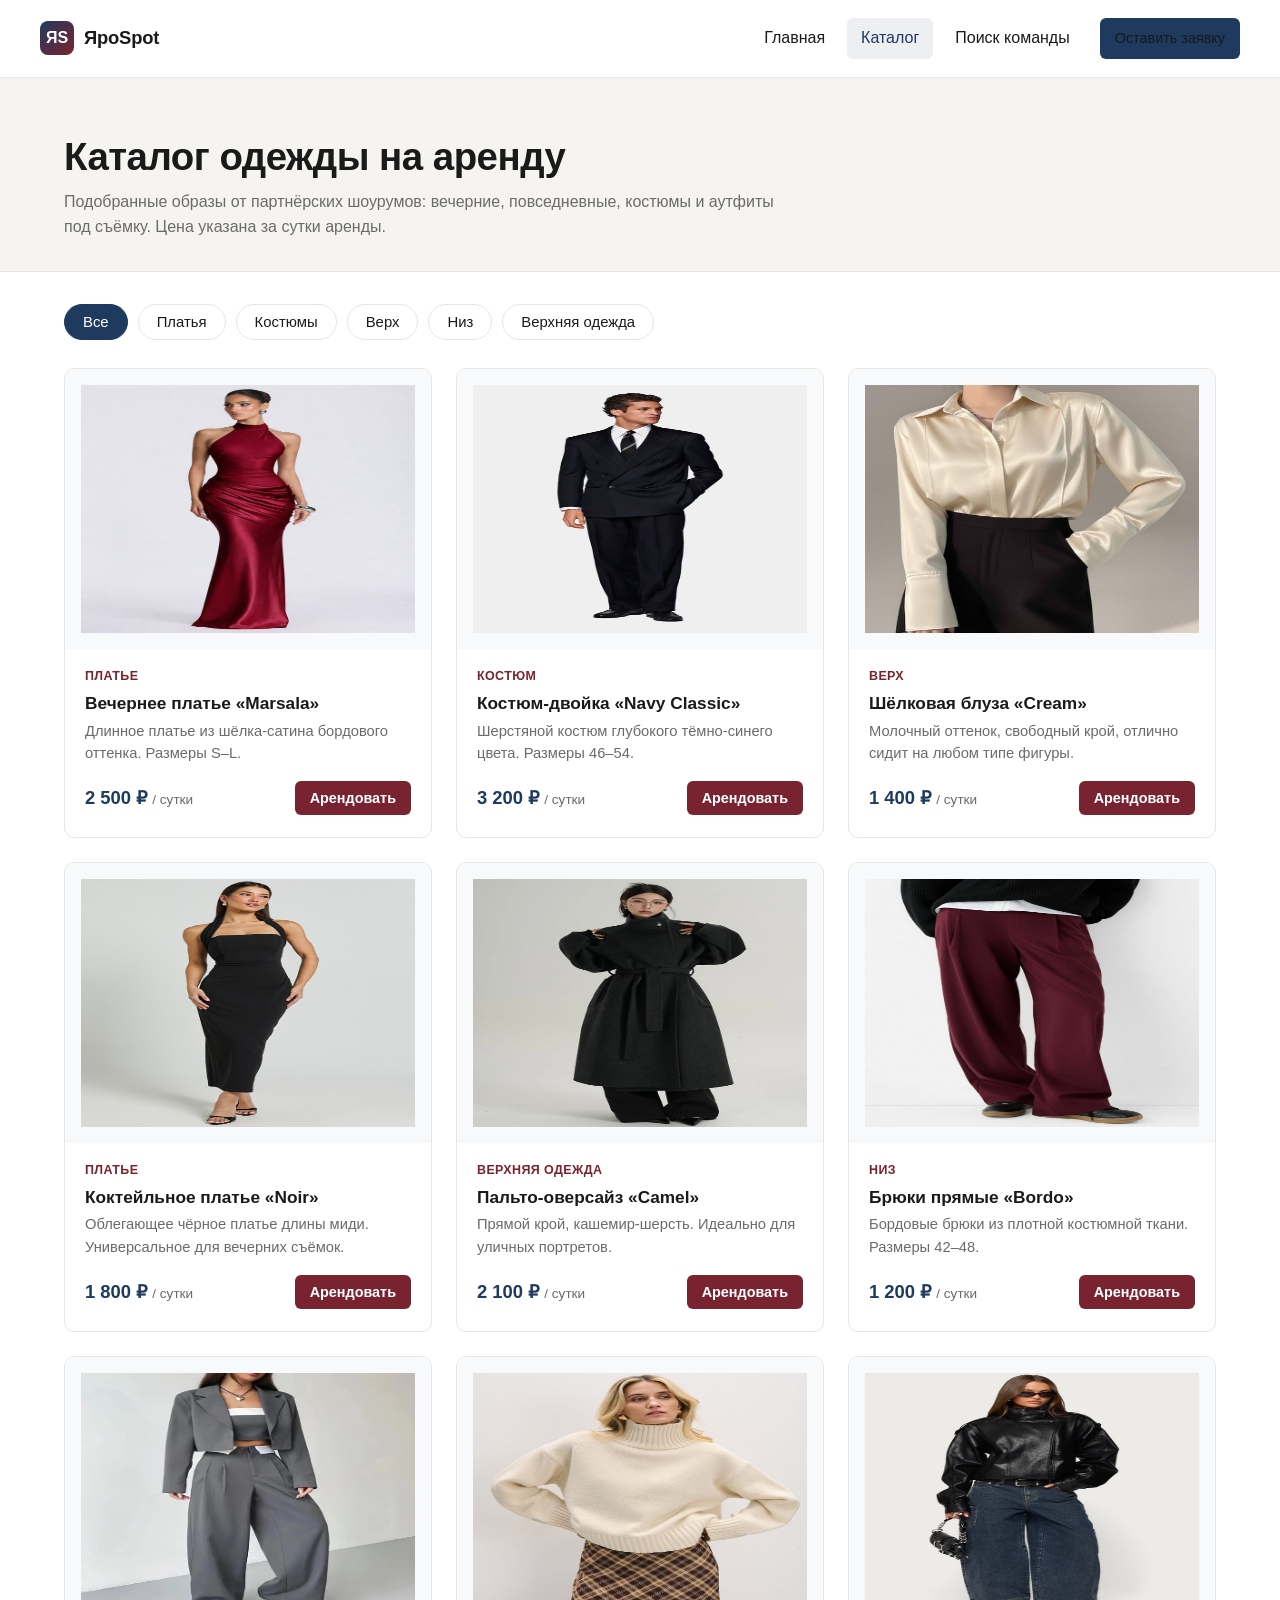
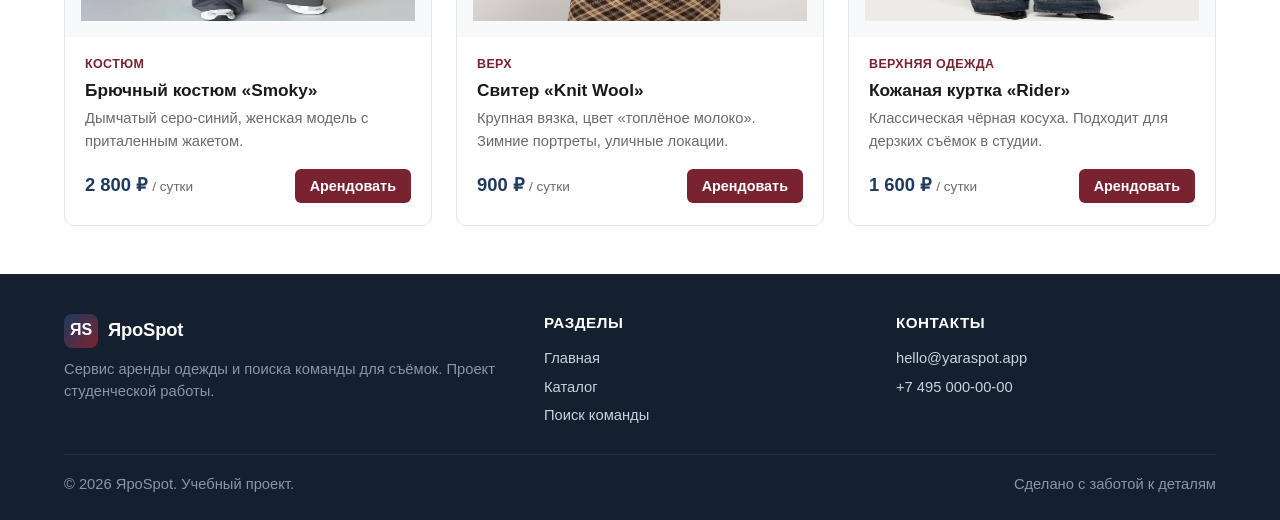
<file: catalog.html>
<!DOCTYPE html>
<html lang="ru">
<head>
  <meta charset="UTF-8" />
  <meta name="viewport" content="width=device-width, initial-scale=1.0" />
  <title>Каталог — ЯроSpot</title>
  <link rel="stylesheet" href="css/styles.css" />
</head>
<body>

  <header class="site-header">
    <div class="container site-header__inner">
      <a class="brand" href="index.html">
        <span class="brand__mark">ЯS</span>
        <span>ЯроSpot</span>
      </a>
      <button class="burger" aria-label="Меню">☰</button>
      <nav class="nav">
        <a href="index.html">Главная</a>
        <a href="catalog.html" class="active">Каталог</a>
        <a href="team.html">Поиск команды</a>
        <a href="#" class="btn btn-primary btn-sm nav__cta" data-open-modal data-modal-title="Оставить заявку">Оставить заявку</a>
      </nav>
    </div>
  </header>

  <section class="page-head">
    <div class="container">
      <h1>Каталог одежды на аренду</h1>
      <p>Подобранные образы от партнёрских шоурумов: вечерние, повседневные, костюмы и аутфиты под съёмку. Цена указана за сутки аренды.</p>
    </div>
  </section>

  <main class="container">
    <div class="filters" data-filter-group="catalog">
      <button class="filter-chip active" data-filter="all">Все</button>
      <button class="filter-chip" data-filter="dress">Платья</button>
      <button class="filter-chip" data-filter="suit">Костюмы</button>
      <button class="filter-chip" data-filter="top">Верх</button>
      <button class="filter-chip" data-filter="bottom">Низ</button>
      <button class="filter-chip" data-filter="outerwear">Верхняя одежда</button>
    </div>

    <div class="catalog-grid">
      <article class="product" data-category="dress">
        <img class="product__image" src="./images/burgunby_dress.jpg" alt="Вечернее платье" />
        <div class="product__body">
          <div class="product__category">Платье</div>
          <h3 class="product__title">Вечернее платье «Marsala»</h3>
          <p class="product__desc">Длинное платье из шёлка-сатина бордового оттенка. Размеры S–L.</p>
          <div class="product__footer">
            <div class="product__price">2 500 ₽ <span>/ сутки</span></div>
            <button class="btn btn-accent btn-sm" data-open-modal data-modal-title="Арендовать «Marsala»">Арендовать</button>
          </div>
        </div>
      </article>

      <article class="product" data-category="suit">
        <img class="product__image" src="./images/dark_suit.jpg" alt="Тёмно-синий костюм" />
        <div class="product__body">
          <div class="product__category">Костюм</div>
          <h3 class="product__title">Костюм-двойка «Navy Classic»</h3>
          <p class="product__desc">Шерстяной костюм глубокого тёмно-синего цвета. Размеры 46–54.</p>
          <div class="product__footer">
            <div class="product__price">3 200 ₽ <span>/ сутки</span></div>
            <button class="btn btn-accent btn-sm" data-open-modal data-modal-title="Арендовать «Navy Classic»">Арендовать</button>
          </div>
        </div>
      </article>

      <article class="product" data-category="top">
        <img class="product__image" src="./images/blouse.jpg" alt="Шёлковая блуза" />
        <div class="product__body">
          <div class="product__category">Верх</div>
          <h3 class="product__title">Шёлковая блуза «Cream»</h3>
          <p class="product__desc">Молочный оттенок, свободный крой, отлично сидит на любом типе фигуры.</p>
          <div class="product__footer">
            <div class="product__price">1 400 ₽ <span>/ сутки</span></div>
            <button class="btn btn-accent btn-sm" data-open-modal data-modal-title="Арендовать «Cream»">Арендовать</button>
          </div>
        </div>
      </article>

      <article class="product" data-category="dress">
        <img class="product__image" src="./images/bodycon_dress.jpg" alt="Чёрное коктейльное платье" />
        <div class="product__body">
          <div class="product__category">Платье</div>
          <h3 class="product__title">Коктейльное платье «Noir»</h3>
          <p class="product__desc">Облегающее чёрное платье длины миди. Универсальное для вечерних съёмок.</p>
          <div class="product__footer">
            <div class="product__price">1 800 ₽ <span>/ сутки</span></div>
            <button class="btn btn-accent btn-sm" data-open-modal data-modal-title="Арендовать «Noir»">Арендовать</button>
          </div>
        </div>
      </article>

      <article class="product" data-category="outerwear">
        <img class="product__image" src="./images/cashemere_coat.jpg" alt="Бежевое пальто" />
        <div class="product__body">
          <div class="product__category">Верхняя одежда</div>
          <h3 class="product__title">Пальто-оверсайз «Camel»</h3>
          <p class="product__desc">Прямой крой, кашемир-шерсть. Идеально для уличных портретов.</p>
          <div class="product__footer">
            <div class="product__price">2 100 ₽ <span>/ сутки</span></div>
            <button class="btn btn-accent btn-sm" data-open-modal data-modal-title="Арендовать «Camel»">Арендовать</button>
          </div>
        </div>
      </article>

      <article class="product" data-category="bottom">
        <img class="product__image" src="./images/trousers.jpg" alt="Прямые брюки" />
        <div class="product__body">
          <div class="product__category">Низ</div>
          <h3 class="product__title">Брюки прямые «Bordo»</h3>
          <p class="product__desc">Бордовые брюки из плотной костюмной ткани. Размеры 42–48.</p>
          <div class="product__footer">
            <div class="product__price">1 200 ₽ <span>/ сутки</span></div>
            <button class="btn btn-accent btn-sm" data-open-modal data-modal-title="Арендовать «Bordo»">Арендовать</button>
          </div>
        </div>
      </article>

      <article class="product" data-category="suit">
        <img class="product__image" src="./images/costum.jpg" alt="Брючный костюм" />
        <div class="product__body">
          <div class="product__category">Костюм</div>
          <h3 class="product__title">Брючный костюм «Smoky»</h3>
          <p class="product__desc">Дымчатый серо-синий, женская модель с приталенным жакетом.</p>
          <div class="product__footer">
            <div class="product__price">2 800 ₽ <span>/ сутки</span></div>
            <button class="btn btn-accent btn-sm" data-open-modal data-modal-title="Арендовать «Smoky»">Арендовать</button>
          </div>
        </div>
      </article>

      <article class="product" data-category="top">
        <img class="product__image" src="./images/knit.jpg" alt="Свитер крупной вязки" />
        <div class="product__body">
          <div class="product__category">Верх</div>
          <h3 class="product__title">Свитер «Knit Wool»</h3>
          <p class="product__desc">Крупная вязка, цвет «топлёное молоко». Зимние портреты, уличные локации.</p>
          <div class="product__footer">
            <div class="product__price">900 ₽ <span>/ сутки</span></div>
            <button class="btn btn-accent btn-sm" data-open-modal data-modal-title="Арендовать «Knit Wool»">Арендовать</button>
          </div>
        </div>
      </article>

      <article class="product" data-category="outerwear">
        <img class="product__image" src="./images/biker_jacket.jpg" alt="Кожаная куртка" />
        <div class="product__body">
          <div class="product__category">Верхняя одежда</div>
          <h3 class="product__title">Кожаная куртка «Rider»</h3>
          <p class="product__desc">Классическая чёрная косуха. Подходит для дерзких съёмок в студии.</p>
          <div class="product__footer">
            <div class="product__price">1 600 ₽ <span>/ сутки</span></div>
            <button class="btn btn-accent btn-sm" data-open-modal data-modal-title="Арендовать «Rider»">Арендовать</button>
          </div>
        </div>
      </article>
    </div>
  </main>

  <footer class="site-footer">
    <div class="container">
      <div class="site-footer__grid">
        <div>
          <div class="brand" style="color:#fff; margin-bottom:10px;">
            <span class="brand__mark">ЯS</span>
            <span style="color:#fff;">ЯроSpot</span>
          </div>
          <p style="color:#8a96a6; margin:0;">Сервис аренды одежды и поиска команды для съёмок. Проект студенческой работы.</p>
        </div>
        <div>
          <h4>Разделы</h4>
          <a href="index.html">Главная</a>
          <a href="catalog.html">Каталог</a>
          <a href="team.html">Поиск команды</a>
        </div>
        <div>
          <h4>Контакты</h4>
          <a href="mailto:hello@yaraspot.app">hello@yaraspot.app</a>
          <a href="tel:+74950000000">+7 495 000-00-00</a>
        </div>
      </div>
      <div class="site-footer__bottom">
        <span>© 2026 ЯроSpot. Учебный проект.</span>
        <span>Сделано с заботой к деталям</span>
      </div>
    </div>
  </footer>

  <!-- Modal -->
  <div class="modal" id="applyModal" aria-hidden="true">
    <div class="modal__dialog" role="dialog" aria-modal="true" aria-labelledby="applyTitle">
      <button class="modal__close" data-close-modal aria-label="Закрыть">×</button>
      <h3 class="modal__title" id="applyTitle">Оставить заявку</h3>
      <p class="modal__lead">Заполните форму — мы свяжемся в течение рабочего дня.</p>

      <form id="applyForm">
        <div class="form-field">
          <label for="apply-name">Имя</label>
          <input type="text" id="apply-name" required placeholder="Как к вам обращаться" />
        </div>
        <div class="form-field">
          <label for="apply-phone">Телефон</label>
          <input type="tel" id="apply-phone" required placeholder="+7 ___ ___-__-__" />
        </div>
        <div class="form-field">
          <label for="apply-message">Комментарий</label>
          <textarea id="apply-message" placeholder="Коротко о проекте или вопросе"></textarea>
        </div>
        <button type="submit" class="btn btn-primary btn-block">Отправить</button>
      </form>

      <div id="applySuccess" class="modal__success hidden">
        <div class="modal__success__icon">✓</div>
        <h3>Спасибо, мы свяжемся!</h3>
        <p>Заявка принята. Проверьте телефон — наш менеджер позвонит в ближайшее время.</p>
      </div>
    </div>
  </div>

  <script src="js/main.js"></script>
</body>
</html>
</file>
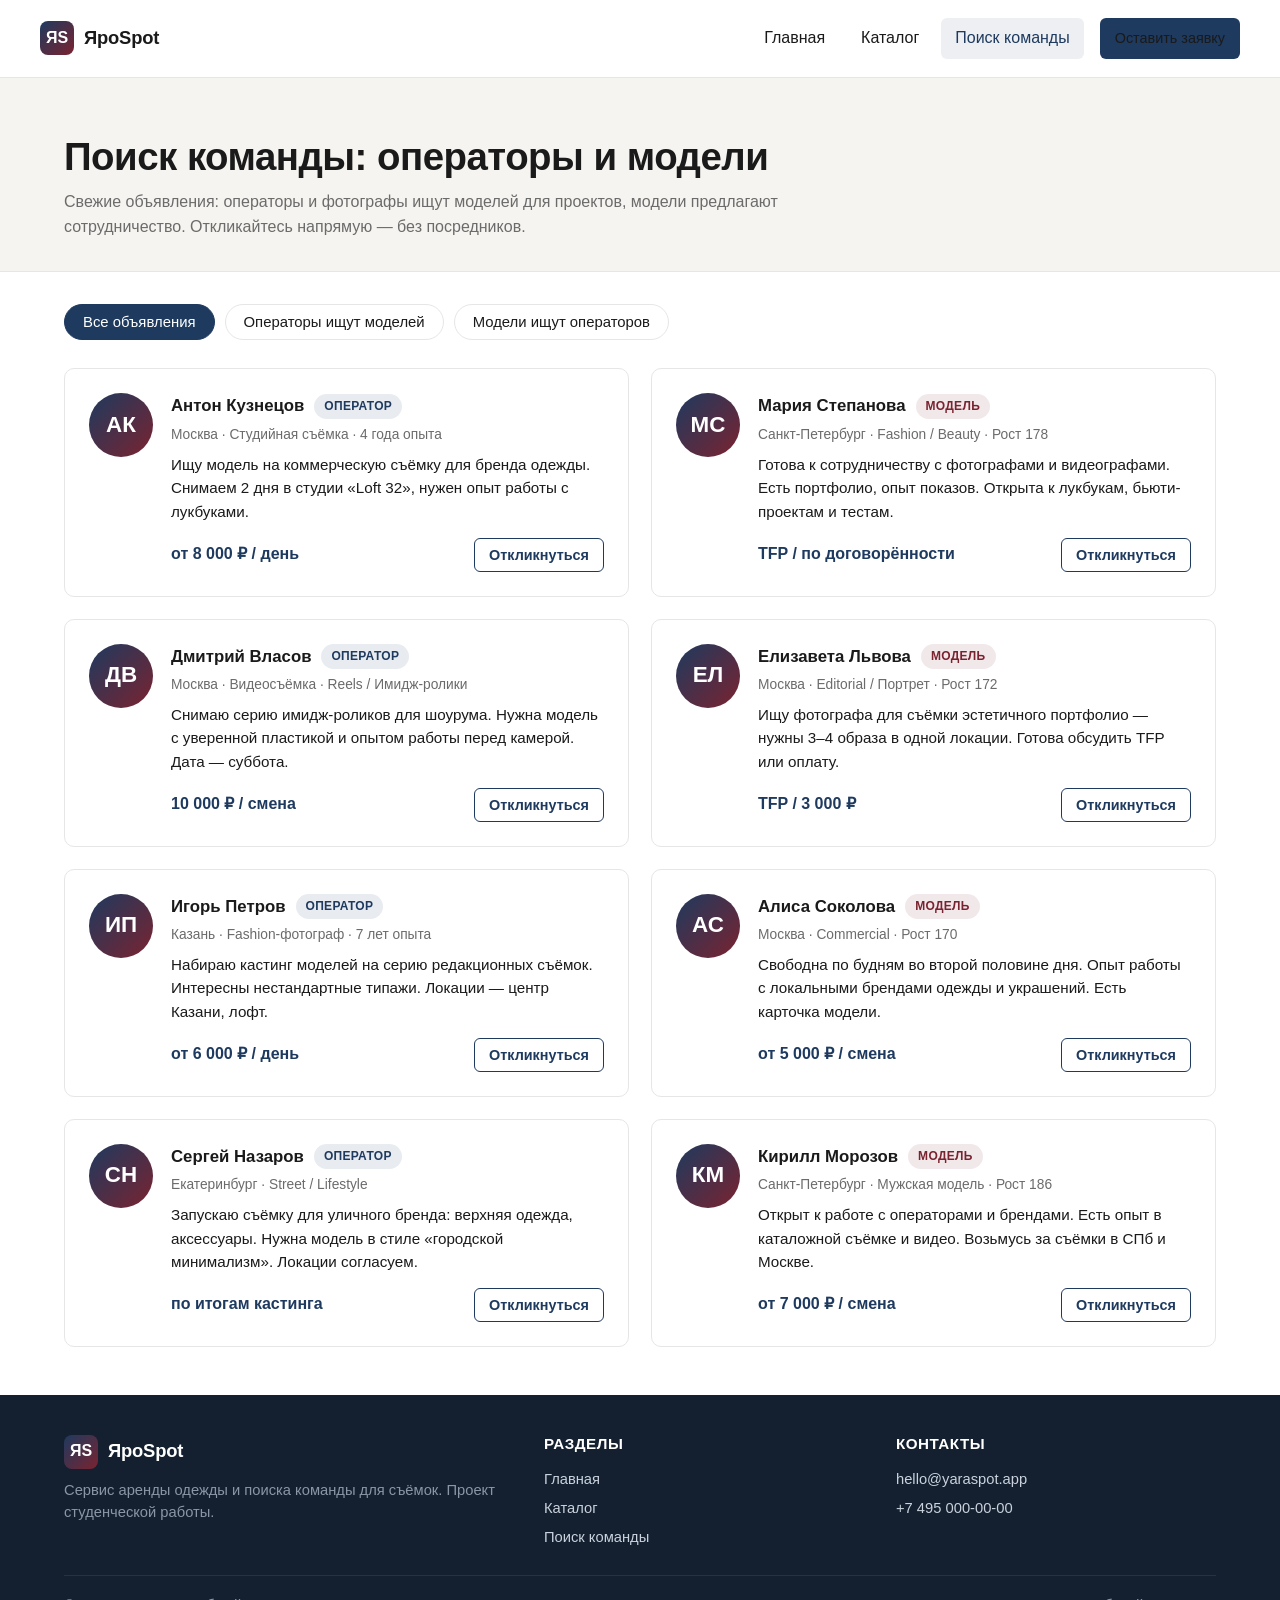
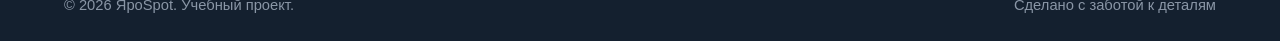
<file: team.html>
<!DOCTYPE html>
<html lang="ru">
<head>
  <meta charset="UTF-8" />
  <meta name="viewport" content="width=device-width, initial-scale=1.0" />
  <title>Поиск команды — ЯроSpot</title>
  <link rel="stylesheet" href="css/styles.css" />
</head>
<body>

  <header class="site-header">
    <div class="container site-header__inner">
      <a class="brand" href="index.html">
        <span class="brand__mark">ЯS</span>
        <span>ЯроSpot</span>
      </a>
      <button class="burger" aria-label="Меню">☰</button>
      <nav class="nav">
        <a href="index.html">Главная</a>
        <a href="catalog.html">Каталог</a>
        <a href="team.html" class="active">Поиск команды</a>
        <a href="#" class="btn btn-primary btn-sm nav__cta" data-open-modal data-modal-title="Оставить заявку">Оставить заявку</a>
      </nav>
    </div>
  </header>

  <section class="page-head">
    <div class="container">
      <h1>Поиск команды: операторы и модели</h1>
      <p>Свежие объявления: операторы и фотографы ищут моделей для проектов, модели предлагают сотрудничество. Откликайтесь напрямую — без посредников.</p>
    </div>
  </section>

  <main class="container">
    <div class="filters" data-filter-group="team">
      <button class="filter-chip active" data-filter="all">Все объявления</button>
      <button class="filter-chip" data-filter="operator">Операторы ищут моделей</button>
      <button class="filter-chip" data-filter="model">Модели ищут операторов</button>
    </div>

    <div class="ads-grid">
      <article class="ad" data-role="operator">
        <div class="ad__avatar">АК</div>
        <div class="ad__body">
          <div class="ad__head">
            <span class="ad__name">Антон Кузнецов</span>
            <span class="badge badge--operator">Оператор</span>
          </div>
          <div class="ad__meta">Москва · Студийная съёмка · 4 года опыта</div>
          <p class="ad__text">Ищу модель на коммерческую съёмку для бренда одежды. Снимаем 2 дня в студии «Loft 32», нужен опыт работы с лукбуками.</p>
          <div class="ad__footer">
            <span class="ad__rate">от 8 000 ₽ / день</span>
            <button class="btn btn-outline btn-sm" data-open-modal data-modal-title="Откликнуться: Антон Кузнецов">Откликнуться</button>
          </div>
        </div>
      </article>

      <article class="ad" data-role="model">
        <div class="ad__avatar">МС</div>
        <div class="ad__body">
          <div class="ad__head">
            <span class="ad__name">Мария Степанова</span>
            <span class="badge badge--model">Модель</span>
          </div>
          <div class="ad__meta">Санкт-Петербург · Fashion / Beauty · Рост 178</div>
          <p class="ad__text">Готова к сотрудничеству с фотографами и видеографами. Есть портфолио, опыт показов. Открыта к лукбукам, бьюти-проектам и тестам.</p>
          <div class="ad__footer">
            <span class="ad__rate">TFP / по договорённости</span>
            <button class="btn btn-outline btn-sm" data-open-modal data-modal-title="Откликнуться: Мария Степанова">Откликнуться</button>
          </div>
        </div>
      </article>

      <article class="ad" data-role="operator">
        <div class="ad__avatar">ДВ</div>
        <div class="ad__body">
          <div class="ad__head">
            <span class="ad__name">Дмитрий Власов</span>
            <span class="badge badge--operator">Оператор</span>
          </div>
          <div class="ad__meta">Москва · Видеосъёмка · Reels / Имидж-ролики</div>
          <p class="ad__text">Снимаю серию имидж-роликов для шоурума. Нужна модель с уверенной пластикой и опытом работы перед камерой. Дата — суббота.</p>
          <div class="ad__footer">
            <span class="ad__rate">10 000 ₽ / смена</span>
            <button class="btn btn-outline btn-sm" data-open-modal data-modal-title="Откликнуться: Дмитрий Власов">Откликнуться</button>
          </div>
        </div>
      </article>

      <article class="ad" data-role="model">
        <div class="ad__avatar">ЕЛ</div>
        <div class="ad__body">
          <div class="ad__head">
            <span class="ad__name">Елизавета Львова</span>
            <span class="badge badge--model">Модель</span>
          </div>
          <div class="ad__meta">Москва · Editorial / Портрет · Рост 172</div>
          <p class="ad__text">Ищу фотографа для съёмки эстетичного портфолио — нужны 3–4 образа в одной локации. Готова обсудить TFP или оплату.</p>
          <div class="ad__footer">
            <span class="ad__rate">TFP / 3 000 ₽</span>
            <button class="btn btn-outline btn-sm" data-open-modal data-modal-title="Откликнуться: Елизавета Львова">Откликнуться</button>
          </div>
        </div>
      </article>

      <article class="ad" data-role="operator">
        <div class="ad__avatar">ИП</div>
        <div class="ad__body">
          <div class="ad__head">
            <span class="ad__name">Игорь Петров</span>
            <span class="badge badge--operator">Оператор</span>
          </div>
          <div class="ad__meta">Казань · Fashion-фотограф · 7 лет опыта</div>
          <p class="ad__text">Набираю кастинг моделей на серию редакционных съёмок. Интересны нестандартные типажи. Локации — центр Казани, лофт.</p>
          <div class="ad__footer">
            <span class="ad__rate">от 6 000 ₽ / день</span>
            <button class="btn btn-outline btn-sm" data-open-modal data-modal-title="Откликнуться: Игорь Петров">Откликнуться</button>
          </div>
        </div>
      </article>

      <article class="ad" data-role="model">
        <div class="ad__avatar">АС</div>
        <div class="ad__body">
          <div class="ad__head">
            <span class="ad__name">Алиса Соколова</span>
            <span class="badge badge--model">Модель</span>
          </div>
          <div class="ad__meta">Москва · Commercial · Рост 170</div>
          <p class="ad__text">Свободна по будням во второй половине дня. Опыт работы с локальными брендами одежды и украшений. Есть карточка модели.</p>
          <div class="ad__footer">
            <span class="ad__rate">от 5 000 ₽ / смена</span>
            <button class="btn btn-outline btn-sm" data-open-modal data-modal-title="Откликнуться: Алиса Соколова">Откликнуться</button>
          </div>
        </div>
      </article>

      <article class="ad" data-role="operator">
        <div class="ad__avatar">СН</div>
        <div class="ad__body">
          <div class="ad__head">
            <span class="ad__name">Сергей Назаров</span>
            <span class="badge badge--operator">Оператор</span>
          </div>
          <div class="ad__meta">Екатеринбург · Street / Lifestyle</div>
          <p class="ad__text">Запускаю съёмку для уличного бренда: верхняя одежда, аксессуары. Нужна модель в стиле «городской минимализм». Локации согласуем.</p>
          <div class="ad__footer">
            <span class="ad__rate">по итогам кастинга</span>
            <button class="btn btn-outline btn-sm" data-open-modal data-modal-title="Откликнуться: Сергей Назаров">Откликнуться</button>
          </div>
        </div>
      </article>

      <article class="ad" data-role="model">
        <div class="ad__avatar">КМ</div>
        <div class="ad__body">
          <div class="ad__head">
            <span class="ad__name">Кирилл Морозов</span>
            <span class="badge badge--model">Модель</span>
          </div>
          <div class="ad__meta">Санкт-Петербург · Мужская модель · Рост 186</div>
          <p class="ad__text">Открыт к работе с операторами и брендами. Есть опыт в каталожной съёмке и видео. Возьмусь за съёмки в СПб и Москве.</p>
          <div class="ad__footer">
            <span class="ad__rate">от 7 000 ₽ / смена</span>
            <button class="btn btn-outline btn-sm" data-open-modal data-modal-title="Откликнуться: Кирилл Морозов">Откликнуться</button>
          </div>
        </div>
      </article>
    </div>
  </main>

  <footer class="site-footer">
    <div class="container">
      <div class="site-footer__grid">
        <div>
          <div class="brand" style="color:#fff; margin-bottom:10px;">
            <span class="brand__mark">ЯS</span>
            <span style="color:#fff;">ЯроSpot</span>
          </div>
          <p style="color:#8a96a6; margin:0;">Сервис аренды одежды и поиска команды для съёмок. Проект студенческой работы.</p>
        </div>
        <div>
          <h4>Разделы</h4>
          <a href="index.html">Главная</a>
          <a href="catalog.html">Каталог</a>
          <a href="team.html">Поиск команды</a>
        </div>
        <div>
          <h4>Контакты</h4>
          <a href="mailto:hello@yaraspot.app">hello@yaraspot.app</a>
          <a href="tel:+74950000000">+7 495 000-00-00</a>
        </div>
      </div>
      <div class="site-footer__bottom">
        <span>© 2026 ЯроSpot. Учебный проект.</span>
        <span>Сделано с заботой к деталям</span>
      </div>
    </div>
  </footer>

  <!-- Modal -->
  <div class="modal" id="applyModal" aria-hidden="true">
    <div class="modal__dialog" role="dialog" aria-modal="true" aria-labelledby="applyTitle">
      <button class="modal__close" data-close-modal aria-label="Закрыть">×</button>
      <h3 class="modal__title" id="applyTitle">Оставить заявку</h3>
      <p class="modal__lead">Заполните форму — мы свяжемся в течение рабочего дня.</p>

      <form id="applyForm">
        <div class="form-field">
          <label for="apply-name">Имя</label>
          <input type="text" id="apply-name" required placeholder="Как к вам обращаться" />
        </div>
        <div class="form-field">
          <label for="apply-phone">Телефон</label>
          <input type="tel" id="apply-phone" required placeholder="+7 ___ ___-__-__" />
        </div>
        <div class="form-field">
          <label for="apply-message">Комментарий</label>
          <textarea id="apply-message" placeholder="Коротко о проекте или вопросе"></textarea>
        </div>
        <button type="submit" class="btn btn-primary btn-block">Отправить</button>
      </form>

      <div id="applySuccess" class="modal__success hidden">
        <div class="modal__success__icon">✓</div>
        <h3>Спасибо, мы свяжемся!</h3>
        <p>Заявка принята. Проверьте телефон — наш менеджер позвонит в ближайшее время.</p>
      </div>
    </div>
  </div>

  <script src="js/main.js"></script>
</body>
</html>
</file>
<file: css/styles.css>
:root {
  --bg: #ffffff;
  --bg-soft: #f6f4f0;
  --bg-section: #fafafa;
  --text: #1a1a1a;
  --text-muted: #6b6b6b;
  --primary: #1e3a5f;
  --primary-dark: #15293f;
  --accent: #7a2330;
  --accent-dark: #5c1a25;
  --border: #e6e6e6;
  --shadow: 0 2px 12px rgba(20, 30, 50, 0.06);
  --shadow-lg: 0 8px 28px rgba(20, 30, 50, 0.1);
  --radius: 10px;
  --radius-sm: 6px;
}

* {
  box-sizing: border-box;
}

html, body {
  margin: 0;
  padding: 0;
}

body {
  font-family: -apple-system, BlinkMacSystemFont, "Segoe UI", Roboto, "Helvetica Neue", Arial, sans-serif;
  font-size: 16px;
  line-height: 1.55;
  color: var(--text);
  background: var(--bg);
}

a {
  color: var(--primary);
  text-decoration: none;
}

a:hover {
  color: var(--accent);
}

img {
  max-width: 100%;
  display: block;
}

h1, h2, h3, h4 {
  font-weight: 700;
  color: var(--text);
  margin: 0 0 0.5em;
  line-height: 1.2;
}

h1 { font-size: 2.4rem; letter-spacing: -0.5px; }
h2 { font-size: 1.9rem; letter-spacing: -0.3px; }
h3 { font-size: 1.2rem; }
p  { margin: 0 0 1em; color: var(--text); }

.container {
  width: 100%;
  max-width: 1200px;
  margin: 0 auto;
  padding: 0 24px;
}

/* ---------- Header ---------- */
.site-header {
  border-bottom: 1px solid var(--border);
  background: var(--bg);
  position: sticky;
  top: 0;
  z-index: 50;
}

.site-header__inner {
  display: flex;
  align-items: center;
  justify-content: space-between;
  padding: 18px 0;
}

.brand {
  display: flex;
  align-items: center;
  gap: 10px;
  font-weight: 800;
  font-size: 1.15rem;
  color: var(--text);
  letter-spacing: -0.2px;
}

.brand__mark {
  width: 34px;
  height: 34px;
  border-radius: 8px;
  background: linear-gradient(135deg, var(--primary), var(--accent));
  display: inline-flex;
  align-items: center;
  justify-content: center;
  color: #fff;
  font-weight: 800;
  font-size: 1rem;
}

.nav {
  display: flex;
  gap: 8px;
  align-items: center;
}

.nav a {
  color: var(--text);
  font-weight: 500;
  padding: 8px 14px;
  border-radius: var(--radius-sm);
  transition: background-color 0.15s, color 0.15s;
}

.nav a:hover {
  background: var(--bg-soft);
  color: var(--primary);
}

.nav a.active {
  color: var(--primary);
  background: rgba(30, 58, 95, 0.08);
}

.nav__cta {
  margin-left: 8px;
}

.burger {
  display: none;
  background: none;
  border: 1px solid var(--border);
  border-radius: var(--radius-sm);
  width: 40px;
  height: 40px;
  cursor: pointer;
  font-size: 1.3rem;
}

/* ---------- Buttons ---------- */
.btn {
  display: inline-flex;
  align-items: center;
  justify-content: center;
  gap: 8px;
  padding: 12px 22px;
  border-radius: var(--radius-sm);
  font-weight: 600;
  font-size: 0.98rem;
  border: 1px solid transparent;
  cursor: pointer;
  transition: background-color 0.15s, color 0.15s, border-color 0.15s, transform 0.05s;
  text-align: center;
  font-family: inherit;
}

.btn:active { transform: translateY(1px); }

.btn-primary {
  background: var(--primary);
  color: #fff;
}
.btn-primary:hover { background: var(--primary-dark); color: #fff; }

.btn-accent {
  background: var(--accent);
  color: #fff;
}
.btn-accent:hover { background: var(--accent-dark); color: #fff; }

.btn-outline {
  background: transparent;
  color: var(--primary);
  border-color: var(--primary);
}
.btn-outline:hover { background: var(--primary); color: #fff; }

.btn-ghost {
  background: transparent;
  color: var(--text);
  border-color: var(--border);
}
.btn-ghost:hover { background: var(--bg-soft); }

.btn-sm {
  padding: 8px 14px;
  font-size: 0.9rem;
}

.btn-block { width: 100%; }

/* ---------- Hero ---------- */
.hero {
  padding: 80px 0 60px;
  background:
    radial-gradient(circle at 85% 20%, rgba(122, 35, 48, 0.07), transparent 55%),
    radial-gradient(circle at 10% 80%, rgba(30, 58, 95, 0.08), transparent 55%),
    var(--bg-soft);
  border-bottom: 1px solid var(--border);
}

.hero__grid {
  display: grid;
  grid-template-columns: 1.1fr 0.9fr;
  gap: 48px;
  align-items: center;
}

.hero__eyebrow {
  display: inline-block;
  font-size: 0.82rem;
  font-weight: 600;
  letter-spacing: 0.4px;
  text-transform: uppercase;
  color: var(--accent);
  background: rgba(122, 35, 48, 0.08);
  padding: 6px 12px;
  border-radius: 999px;
  margin-bottom: 18px;
}

.hero__title {
  font-size: 2.8rem;
  margin-bottom: 18px;
}

.hero__lead {
  font-size: 1.1rem;
  color: var(--text-muted);
  margin-bottom: 28px;
  max-width: 540px;
}

.hero__actions {
  display: flex;
  gap: 12px;
  flex-wrap: wrap;
}

.hero__visual {
  background: #fff;
  border: 1px solid var(--border);
  border-radius: 16px;
  padding: 22px;
  box-shadow: var(--shadow-lg);
}

.hero__visual img {
  border-radius: 10px;
  width: 100%;
  height: 360px;
  object-fit: cover;
}

.hero__stats {
  display: grid;
  grid-template-columns: repeat(3, 1fr);
  gap: 16px;
  margin-top: 18px;
}

.hero__stat strong {
  display: block;
  font-size: 1.4rem;
  color: var(--primary);
}

.hero__stat span {
  font-size: 0.85rem;
  color: var(--text-muted);
}

/* ---------- Sections ---------- */
.section {
  padding: 72px 0;
}

.section--soft {
  background: var(--bg-section);
}

.section__head {
  text-align: center;
  max-width: 720px;
  margin: 0 auto 48px;
}

.section__eyebrow {
  font-size: 0.82rem;
  font-weight: 600;
  letter-spacing: 0.4px;
  text-transform: uppercase;
  color: var(--primary);
  margin-bottom: 10px;
}

.section__lead {
  color: var(--text-muted);
  font-size: 1.05rem;
}

/* ---------- Feature cards ---------- */
.features {
  display: grid;
  grid-template-columns: repeat(4, 1fr);
  gap: 22px;
}

.feature {
  background: #fff;
  border: 1px solid var(--border);
  border-radius: var(--radius);
  padding: 26px 22px;
  transition: transform 0.15s, box-shadow 0.15s, border-color 0.15s;
}

.feature:hover {
  transform: translateY(-3px);
  box-shadow: var(--shadow);
  border-color: rgba(30, 58, 95, 0.25);
}

.feature__icon {
  width: 44px;
  height: 44px;
  display: inline-flex;
  align-items: center;
  justify-content: center;
  border-radius: 10px;
  background: rgba(30, 58, 95, 0.08);
  color: var(--primary);
  font-size: 1.3rem;
  margin-bottom: 14px;
}

.feature--accent .feature__icon {
  background: rgba(122, 35, 48, 0.08);
  color: var(--accent);
}

.feature h3 {
  margin-bottom: 6px;
}

.feature p {
  color: var(--text-muted);
  margin: 0;
  font-size: 0.96rem;
}

/* ---------- Steps ---------- */
.steps {
  display: grid;
  grid-template-columns: repeat(3, 1fr);
  gap: 22px;
  counter-reset: step;
}

.step {
  background: #fff;
  border: 1px solid var(--border);
  border-radius: var(--radius);
  padding: 28px 24px;
  position: relative;
}

.step__num {
  font-family: Georgia, serif;
  font-size: 2.4rem;
  font-weight: 700;
  color: var(--accent);
  line-height: 1;
  margin-bottom: 12px;
}

.step h3 { margin-bottom: 6px; }
.step p  { color: var(--text-muted); margin: 0; }

/* ---------- CTA strip ---------- */
.cta-strip {
  background: linear-gradient(135deg, var(--primary), #2a4a73);
  color: #fff;
  padding: 56px 0;
}

.cta-strip__inner {
  display: flex;
  align-items: center;
  justify-content: space-between;
  gap: 32px;
  flex-wrap: wrap;
}

.cta-strip h2 {
  color: #fff;
  margin: 0 0 6px;
}

.cta-strip p {
  color: rgba(255, 255, 255, 0.78);
  margin: 0;
}

.cta-strip .btn-accent {
  flex-shrink: 0;
}

/* ---------- Footer ---------- */
.site-footer {
  background: #14202f;
  color: #c9d2dd;
  padding: 40px 0 24px;
  font-size: 0.92rem;
}

.site-footer__grid {
  display: grid;
  grid-template-columns: 1.4fr 1fr 1fr;
  gap: 32px;
  margin-bottom: 24px;
}

.site-footer h4 {
  color: #fff;
  font-size: 0.95rem;
  text-transform: uppercase;
  letter-spacing: 0.5px;
  margin-bottom: 12px;
}

.site-footer a {
  color: #c9d2dd;
  display: block;
  padding: 3px 0;
}
.site-footer a:hover { color: #fff; }

.site-footer__bottom {
  border-top: 1px solid rgba(255, 255, 255, 0.08);
  padding-top: 18px;
  display: flex;
  justify-content: space-between;
  gap: 12px;
  flex-wrap: wrap;
  color: #8a96a6;
}

/* ---------- Page header (catalog/team) ---------- */
.page-head {
  padding: 56px 0 32px;
  background: var(--bg-soft);
  border-bottom: 1px solid var(--border);
}

.page-head h1 {
  margin: 0 0 10px;
}

.page-head p {
  color: var(--text-muted);
  margin: 0;
  max-width: 720px;
}

/* ---------- Filters ---------- */
.filters {
  display: flex;
  gap: 10px;
  flex-wrap: wrap;
  margin: 32px 0 28px;
}

.filter-chip {
  background: #fff;
  border: 1px solid var(--border);
  color: var(--text);
  padding: 9px 18px;
  border-radius: 999px;
  cursor: pointer;
  font-size: 0.93rem;
  font-weight: 500;
  font-family: inherit;
  transition: background-color 0.15s, color 0.15s, border-color 0.15s;
}

.filter-chip:hover {
  border-color: var(--primary);
  color: var(--primary);
}

.filter-chip.active {
  background: var(--primary);
  border-color: var(--primary);
  color: #fff;
}

/* ---------- Catalog grid ---------- */
.catalog-grid {
  display: grid;
  grid-template-columns: repeat(3, 1fr);
  gap: 24px;
  padding-bottom: 48px;
}

.product {
  background: #fff;
  border: 1px solid var(--border);
  border-radius: var(--radius);
  overflow: hidden;
  display: flex;
  flex-direction: column;
  transition: transform 0.15s, box-shadow 0.15s;
  height: 100%;
}

.product:hover {
  transform: translateY(-3px);
  box-shadow: var(--shadow);
}

.product__image {
  width: 100%;
  height: 280px;
  min-height: 280px; 
  max-height: 280px; 
  background: #f8f9fa; 
  display: flex;
  justify-content: center;
  align-items: center;
  padding: 16px; 
  box-sizing: border-box;
  overflow: hidden;
}


.product__body {
  padding: 18px 20px 22px;
  display: flex;
  flex-direction: column;
  flex-grow: 1; 
}

.product__category {
  font-size: 0.78rem;
  text-transform: uppercase;
  letter-spacing: 0.4px;
  color: var(--accent);
  font-weight: 600;
  margin-bottom: 6px;
}

.product__title {
  font-size: 1.08rem;
  font-weight: 700;
  margin: 0 0 6px;
}

.product__desc {
  color: var(--text-muted);
  font-size: 0.92rem;
  margin: 0 0 16px;
  flex: 1;
}

.product__footer {
  display: flex;
  align-items: center;
  justify-content: space-between;
  gap: 12px;
}

.product__price {
  font-size: 1.15rem;
  font-weight: 700;
  color: var(--primary);
}

.product__price span {
  font-size: 0.85rem;
  color: var(--text-muted);
  font-weight: 500;
}

.product__image img {
  width: auto;         
  height: auto;       
  max-width: 100%;     
  max-height: 100%;    
  object-fit: contain; 
  display: block;
  border-radius: 4px;
}

/* ---------- Team / Ads grid ---------- */
.ads-grid {
  display: grid;
  grid-template-columns: repeat(2, 1fr);
  gap: 22px;
  padding-bottom: 48px;
}

.ad {
  background: #fff;
  border: 1px solid var(--border);
  border-radius: var(--radius);
  padding: 24px;
  display: flex;
  gap: 18px;
  transition: transform 0.15s, box-shadow 0.15s;
}

.ad:hover {
  transform: translateY(-2px);
  box-shadow: var(--shadow);
}

.ad__avatar {
  width: 64px;
  height: 64px;
  border-radius: 50%;
  background: linear-gradient(135deg, var(--primary), var(--accent));
  color: #fff;
  font-size: 1.4rem;
  font-weight: 700;
  display: flex;
  align-items: center;
  justify-content: center;
  flex-shrink: 0;
}

.ad__body { flex: 1; min-width: 0; }

.ad__head {
  display: flex;
  align-items: center;
  gap: 10px;
  margin-bottom: 4px;
  flex-wrap: wrap;
}

.ad__name {
  font-weight: 700;
  font-size: 1.05rem;
}

.badge {
  display: inline-block;
  font-size: 0.75rem;
  font-weight: 600;
  padding: 3px 10px;
  border-radius: 999px;
  text-transform: uppercase;
  letter-spacing: 0.3px;
}

.badge--operator {
  background: rgba(30, 58, 95, 0.1);
  color: var(--primary);
}

.badge--model {
  background: rgba(122, 35, 48, 0.1);
  color: var(--accent);
}

.ad__meta {
  font-size: 0.86rem;
  color: var(--text-muted);
  margin-bottom: 8px;
}

.ad__text {
  font-size: 0.95rem;
  color: var(--text);
  margin: 0 0 14px;
}

.ad__footer {
  display: flex;
  justify-content: space-between;
  align-items: center;
  gap: 12px;
}

.ad__rate {
  font-weight: 700;
  color: var(--primary);
}

/* ---------- Modal ---------- */
.modal {
  position: fixed;
  inset: 0;
  background: rgba(20, 30, 50, 0.55);
  display: none;
  align-items: center;
  justify-content: center;
  padding: 20px;
  z-index: 100;
  animation: fadeIn 0.15s ease;
}

.modal.open { display: flex; }

.modal__dialog {
  background: #fff;
  border-radius: 14px;
  width: 100%;
  max-width: 460px;
  padding: 28px 28px 24px;
  position: relative;
  box-shadow: var(--shadow-lg);
  animation: pop 0.15s ease;
}

.modal__close {
  position: absolute;
  top: 14px;
  right: 14px;
  width: 32px;
  height: 32px;
  border: none;
  background: transparent;
  font-size: 1.4rem;
  cursor: pointer;
  color: var(--text-muted);
  border-radius: 6px;
}
.modal__close:hover { background: var(--bg-soft); color: var(--text); }

.modal__title {
  margin: 0 0 6px;
  font-size: 1.35rem;
}

.modal__lead {
  color: var(--text-muted);
  margin: 0 0 20px;
  font-size: 0.95rem;
}

.form-field {
  margin-bottom: 14px;
}

.form-field label {
  display: block;
  font-size: 0.88rem;
  font-weight: 500;
  margin-bottom: 6px;
}

.form-field input,
.form-field textarea {
  width: 100%;
  padding: 11px 14px;
  font: inherit;
  font-size: 0.96rem;
  border: 1px solid var(--border);
  border-radius: var(--radius-sm);
  background: #fff;
  color: var(--text);
  transition: border-color 0.15s, box-shadow 0.15s;
}

.form-field input:focus,
.form-field textarea:focus {
  outline: none;
  border-color: var(--primary);
  box-shadow: 0 0 0 3px rgba(30, 58, 95, 0.12);
}

.form-field textarea {
  min-height: 90px;
  resize: vertical;
}

.modal__success {
  text-align: center;
  padding: 14px 4px 4px;
}

.modal__success__icon {
  width: 56px;
  height: 56px;
  margin: 0 auto 12px;
  border-radius: 50%;
  background: rgba(30, 58, 95, 0.1);
  color: var(--primary);
  font-size: 1.8rem;
  font-weight: 700;
  display: flex;
  align-items: center;
  justify-content: center;
}

.modal__success h3 {
  margin: 0 0 6px;
  font-size: 1.2rem;
}

.modal__success p {
  color: var(--text-muted);
  margin: 0;
}

.hidden { display: none !important; }

@keyframes fadeIn {
  from { opacity: 0; }
  to   { opacity: 1; }
}

@keyframes pop {
  from { opacity: 0; transform: translateY(6px) scale(0.98); }
  to   { opacity: 1; transform: translateY(0) scale(1); }
}

/* ---------- Responsive ---------- */
@media (max-width: 960px) {
  .hero__grid { grid-template-columns: 1fr; gap: 32px; }
  .hero__title { font-size: 2.2rem; }
  .features { grid-template-columns: repeat(2, 1fr); }
  .steps { grid-template-columns: 1fr; }
  .catalog-grid { grid-template-columns: repeat(2, 1fr); }
  .ads-grid { grid-template-columns: 1fr; }
  .site-footer__grid { grid-template-columns: 1fr 1fr; }
}

@media (max-width: 640px) {
  h1 { font-size: 1.9rem; }
  h2 { font-size: 1.5rem; }
  .hero { padding: 56px 0 40px; }
  .hero__title { font-size: 1.85rem; }
  .hero__visual img { height: 240px; }
  .section { padding: 56px 0; }
  .features { grid-template-columns: 1fr; }
  .catalog-grid { grid-template-columns: 1fr; }
  .nav { display: none; }
  .nav.open {
    display: flex;
    position: absolute;
    top: 100%;
    left: 0;
    right: 0;
    flex-direction: column;
    align-items: stretch;
    background: #fff;
    border-bottom: 1px solid var(--border);
    padding: 12px 24px 18px;
    gap: 4px;
  }
  .nav.open .nav__cta { margin-left: 0; margin-top: 6px; }
  .burger { display: inline-flex; align-items: center; justify-content: center; }
  .site-header__inner { position: relative; }
  .site-footer__grid { grid-template-columns: 1fr; }
  .cta-strip__inner { flex-direction: column; align-items: flex-start; }
  .ad { flex-direction: column; }
}
</file>
